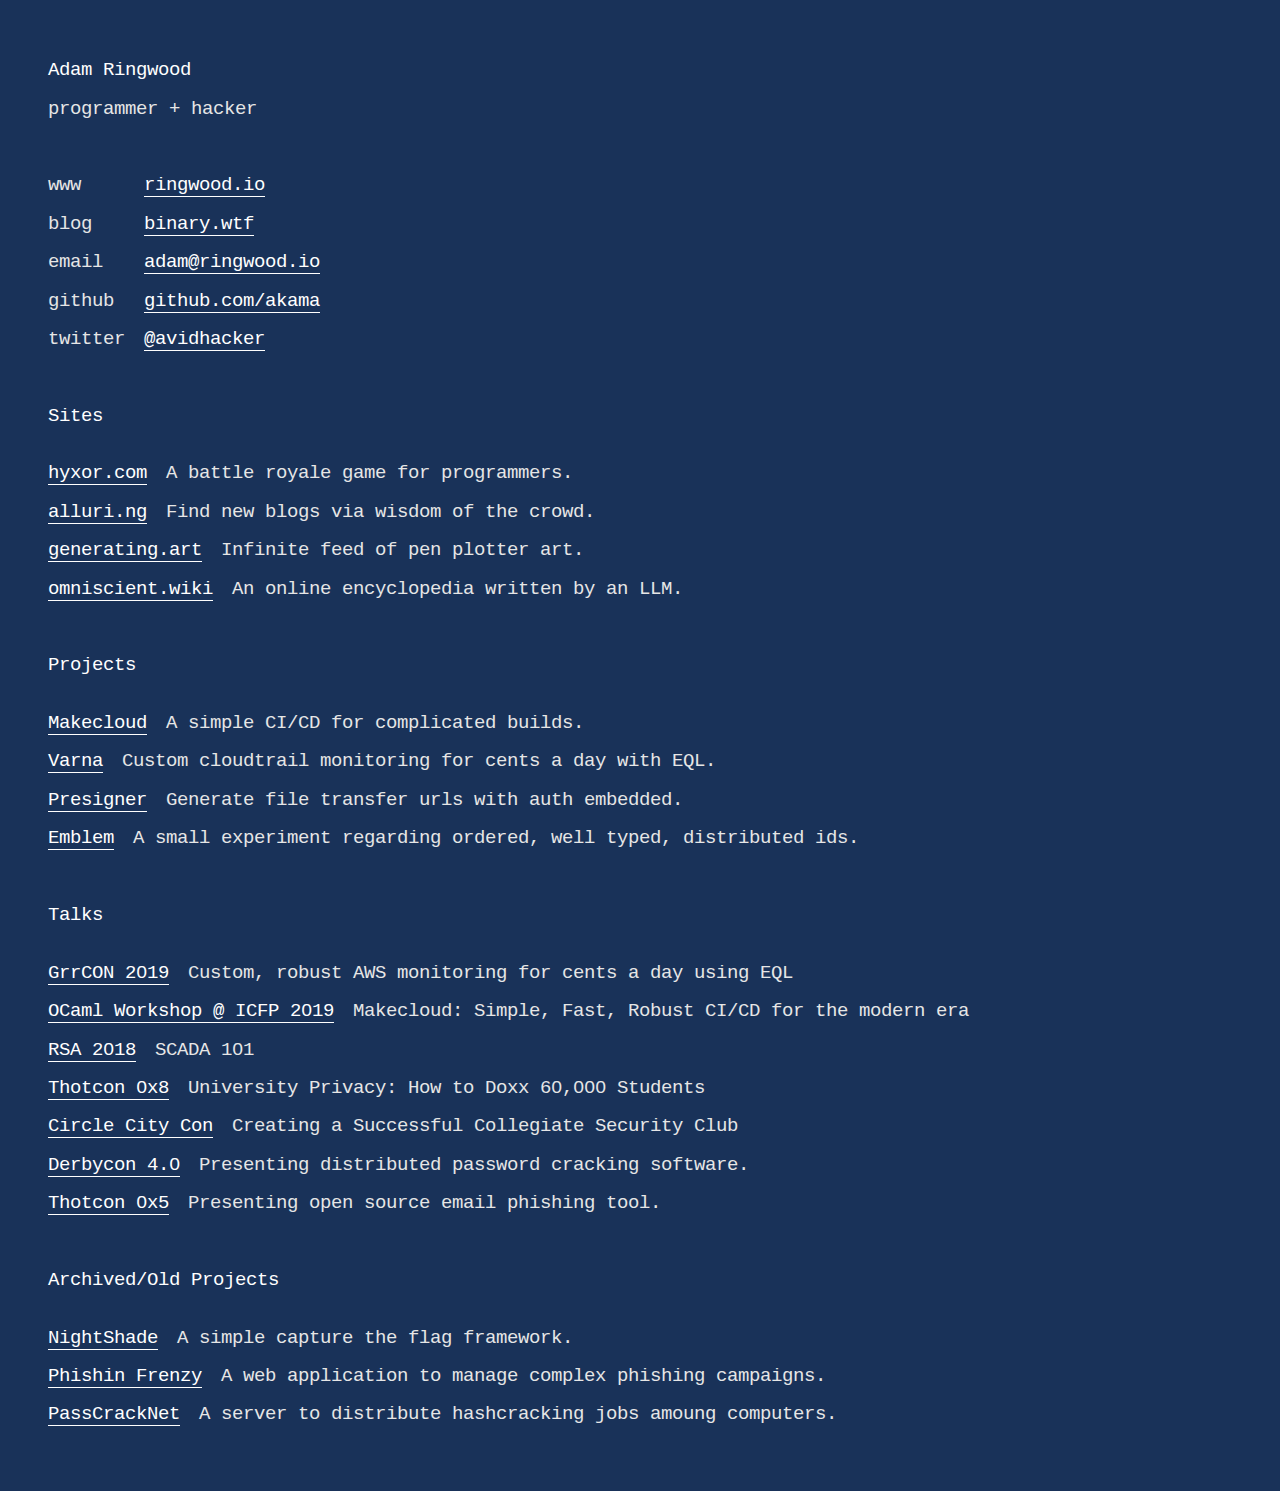
<file: index.html>
<!DOCTYPE HTML>
<!-- Some credit to brianbeck.com for the idea and some code -->
<html lang="en">
<head>
  <meta charset="utf-8">
  <title>Adam Ringwood</title>
  <link rel="stylesheet" type="text/css" href="css/style.css" media="screen">
  <link rel="stylesheet" type="text/css" href="css/font.css" media="screen">
</head>
<body>

<div id="header">
    <h1>Adam Ringwood</h1>
    <span class="sub">programmer + hacker</span>
</div>
<div id="body">
    <dl id="profile">
      <dt>www</dt>
      <dd><a href="index.html">ringwood.io</a></dd>
      <dt>blog</dt>
      <dd><a href="https://binary.wtf">binary.wtf</a></dd>
      <dt>email</dt>
      <dd><a href="mailto:adam@ringwood.io">adam@ringwood.io</a></dd>
      <dt>github</dt>
      <dd><a href="https://github.com/akama">github.com/akama</a></dd>
      <dt>twitter</dt>
      <dd><a href="http://twitter.com/avidhacker">@avidhacker</a></dd>
    </dl>

    <h2>Sites</h2>
    <dl id="projects">
      <dt><a href="https://hyxor.com">hyxor.com</a></dt>
      <dd>A battle royale game for programmers.</dd>
      <dt><a href="https://alluri.ng">alluri.ng</a></dt>
      <dd>Find new blogs via wisdom of the crowd.</dd>
      <dt><a href="https://generating.art">generating.art</a></dt>
      <dd>Infinite feed of pen plotter art.</dd>
      <dt><a href="https://omniscient.wiki">omniscient.wiki</a></dt>
      <dd>An online encyclopedia written by an LLM.</dd>
    </dl>


    <h2>Projects</h2>
    <dl id="projects">
      <dt><a href="https://makecloud.dev">Makecloud</a></dt>
      <dd>A simple CI/CD for complicated builds.</dd>
      <dt><a href="https://github.com/endgameinc/varna">Varna</a></dt>
      <dd>Custom cloudtrail monitoring for cents a day with EQL.</dd>
      <dt><a href="https://github.com/akama/presigner">Presigner</a></dt>
      <dd>Generate file transfer urls with auth embedded.</dd>
      <dt><a href="https://github.com/akama/emblem">Emblem</a></dt>
      <dd>A small experiment regarding ordered, well typed, distributed ids.</dd>
    </dl>

    <h2>Talks</h2>
    <dl id="projects">
      <dt><a href="https://grrcon.com">GrrCON 2019</a></dt>
      <dd>Custom, robust AWS monitoring for cents a day using EQL</dd>
      <dt><a href="https://icfp19.sigplan.org/home/ocaml-2019">OCaml Workshop @ ICFP 2019</a></dt>
      <dd>Makecloud: Simple, Fast, Robust CI/CD for the modern era</dd>
      <dt><a href="https://www.rsaconference.com/">RSA 2018</a></dt>
      <dd>SCADA 101</dd>
      <dt><a href="http://thotcon.org/">Thotcon 0x8</a></dt>
      <dd>University Privacy: How to Doxx 60,000 Students</dd>
      <dt><a href="https://circlecitycon.com">Circle City Con</a></dt>
      <dd>Creating a Successful Collegiate Security Club</dd>
      <dt><a href="https://www.derbycon.com/">Derbycon 4.0</a></dt>
      <dd>Presenting distributed password cracking software.</dd>
      <dt><a href="http://thotcon.org/">Thotcon 0x5</a></dt>
      <dd>Presenting open source email phishing tool.</dd>
    </dl>

    <h2>Archived/Old Projects</h2>
    <dl id="projects">
      <dt><a href="https://github.com/akama/NightShade">NightShade</a></dt>
      <dd>A simple capture the flag framework.</dd>
      <dt><a href="https://www.phishingfrenzy.com">Phishin Frenzy</a></dt>
      <dd>A web application to manage complex phishing campaigns.</dd>
      <dt><a href="https://github.com/akama/PassCrackNet">PassCrackNet</a></dt>
      <dd>A server to distribute hashcracking jobs amoung computers.</dd>
    </dl>
</body>
</html>
</file>
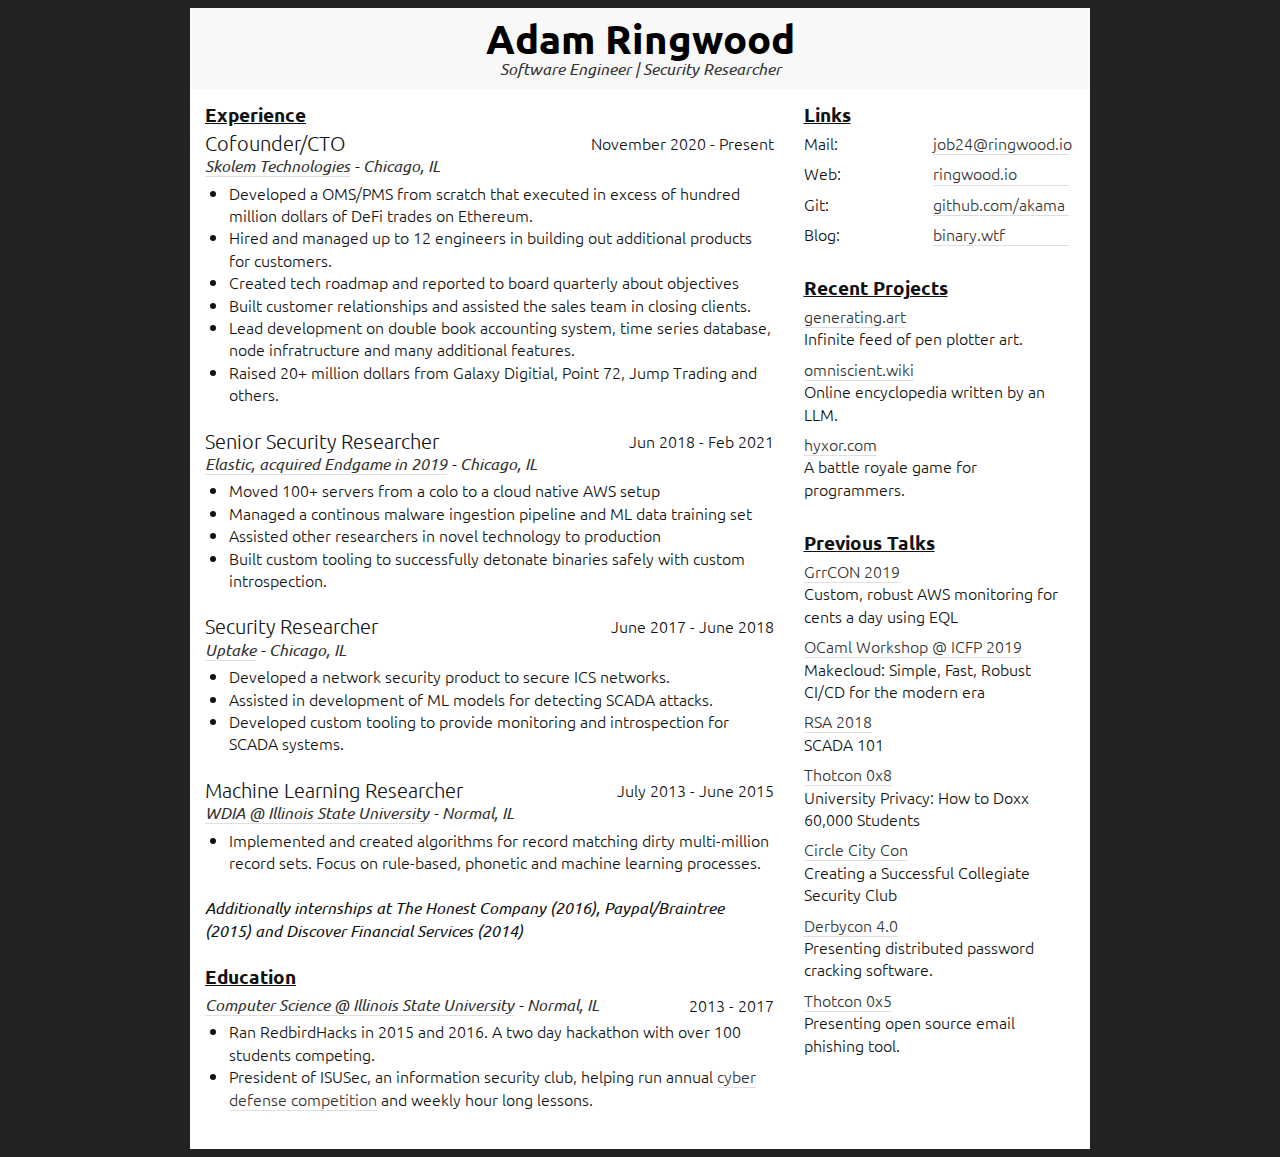
<file: resume.html>
<!DOCTYPE html>
<html lang="en">
<head>
<meta charset="utf-8" />
<title>Adam Ringwood - Resume</title>
<link href='https://fonts.googleapis.com/css?family=Ubuntu:300,400,700' rel='stylesheet' type='text/css' />
<style type="text/css">
body{
  background-color: #222;
  /* background image courtesy of subtlepatterns.com */
  background-image: url(https://ringwood.io/files/linen.png);
  font-family: 'Ubuntu', Arial, Helvetica, sans-serif;
  font-weight: 300;
  color: #111;
}

#wrapper{
  max-width: 900px;
  margin: 0 auto;
  background-color: white;
}

header{
  position: relative;
  background-color: #f8f8f8;
  color: #333;
  font-weight: 400;
  text-align: center;
  padding: 10px;
}
header .name{
  margin: 0;
  color: black;
  font-weight: 700;
  font-size: 250%;
  line-height: 100%;
}
header .tagline{
  font-style: italic;
}
header .address,
header .contact{
  line-height: 150%;
}
header .address{
  position: absolute;
  left: 10px;
  text-align: left;
}
header .contact{
  position: absolute;
  right: 10px;
  text-align: right;
}

.content{
  position: relative;
  line-height: 140%;
  padding: 15px;
  float: left;
  width: 66.5%;
  box-sizing: border-box;
}
.content h3{
  margin: 0 0 -1em 0;
  text-decoration: underline;
}
.content section{
  margin: 1.5em 0;
}
.content section .type{
  font-size: 125%;
}
.content section .location:before{
  content: ' - ';
  color: #111;
}
.content section .location{
  color: #333;
}
.content section .date{
  float: right;
}
.content section .meta{
  clear: both;
  font-style: italic;
  display: block;
}
.content section ul{
  margin: .25em 0;
  padding-left: 1.5em;
}

a{
  color: #333;
  text-decoration: none;
  border-bottom: 1px solid rgba(128, 128, 128, .25);
}
a:hover{
  color: #666;
  border-bottom: 1px solid rgba(128, 128, 128, 1);
}

.clear{
  clear: both;
}

.site-link{
  display: none;
}

#sidebar .content{
  float: right;
  width: 33.5%;
}

.sidebar-item { 
  padding: 0px;
  padding-bottom: 8px;
  margin: 0px;
}

.sidebar-link {
  float: right;
  width: 50%;
  margin-right: 6px;
}

@media screen and (max-width: 850px){
  .content{
    width: 60%;
  }
  #sidebar .content{
    width: 40%;
  }
}
@media screen and (max-width: 700px){
  .content, #sidebar .content{
    float: none;
    width: 100%;
  }
}
@media screen and (max-width: 500px){
  .content section .date{
    display: block;
    float: unset;
  }
}

@media print{
  body{
    background: white;
  }
  #wrapper{
    width: 900px;
  }
  header{
    border-bottom: 1px solid black;
  }
  .site-link{
    display: block;
    color: #666 !important;
    position: fixed;
    bottom: 0;
    right: 0;
  }
  a{
    /* Hide link underlines if printing to paper * /
    border: none;
    color: inherit;
    /**/
  }
  .content{
    padding: 25px 0 .125em 0;
  }
  .content section:last{
    margin-bottom: 0;
  }
  #sidebar .content{
    padding-left: 15px;
  }
 
  @page{
    size: portrait;
  }

}
</style>
  </head>
<body>
<div id="wrapper">
  <header>
    <h1 class="name">Adam Ringwood</h1>
    <div class="tagline">Software Engineer | Security Researcher</div>
  </header>
    <div class="content">
      <h3>Experience</h3>
      <section>
        <span class="type">Cofounder/CTO</span>
        <span class="date">November 2020 - Present</span>
        <div class="meta">
          <a href="https://skolem.com/" target="_blank">Skolem Technologies</a>
          <span class="location">Chicago, IL</span>
        </div>
        <ul>
          <li>Developed a OMS/PMS from scratch that executed in excess of hundred million dollars of DeFi trades on Ethereum.</li>
          <li>Hired and managed up to 12 engineers in building out additional products for customers.</li>
          <li>Created tech roadmap and reported to board quarterly about objectives</li>
          <li>Built customer relationships and assisted the sales team in closing clients.</li>
          <li>Lead development on double book accounting system, time series database, node infratructure and many additional features.</li>
          <li>Raised 20+ million dollars from Galaxy Digitial, Point 72, Jump Trading and others.</li>
        </ul>
      </section>
      <section>
        <span class="type">Senior Security Researcher</span>
        <span class="date">Jun 2018 - Feb 2021</span>
        <div class="meta">
          <a href="https://www.elastic.co/" target="_blank">Elastic, acquired Endgame in 2019</a>
          <span class="location">Chicago, IL</span>
        </div>
        <ul>
          <li>Moved 100+ servers from a colo to a cloud native AWS setup</li>
          <li>Managed a continous malware ingestion pipeline and ML data training set</li>
          <li>Assisted other researchers in novel technology to production</li>
          <li>Built custom tooling to successfully detonate binaries safely with custom introspection.</li>
        </ul>
      </section>
      <section>
        <span class="type">Security Researcher</span>
        <span class="date">June 2017 - June 2018</span>
        <div class="meta">
          <a href="https://www.uptake.com/" target="_blank">Uptake</a>
          <span class="location">Chicago, IL</span>
        </div>
        <ul>
          <li>Developed a network security product to secure ICS networks.</li>
          <li>Assisted in development of ML models for detecting SCADA attacks.</li>
          <li>Developed custom tooling to provide monitoring and introspection for SCADA systems.</li>
        </ul>
      </section>
      <section>
        <span class="type">Machine Learning Researcher</span>
        <span class="date">July 2013 - June 2015</span>
        <div class="meta">
          <a href="https://stevensoncenter.org/our-impact/workforce/" target="_blank">WDIA @ Illinois State University</a>
          <span class="location">Normal, IL</span>
        </div>
        <ul>
          <li>Implemented and created algorithms for record matching dirty multi-million record sets. Focus on rule-based, phonetic and machine learning processes.</li>
        </ul>
      </section>
      <section>
        <span class="meta">Additionally internships at The Honest Company (2016), Paypal/Braintree (2015) and Discover Financial Services (2014)</span>
      </section>
      <h3>Education</h3>
      <section>
        <div class="meta">
          <a href="https://illinoisstate.edu/academics/computer-science-general/" target="_blank">Computer Science @ Illinois State University</a>
          <span class="location">Normal, IL</span>
          <span class="date" style="font-style: normal;">2013 - 2017</span>
        </div>
        <ul>
          <li>
            Ran RedbirdHacks in 2015 and 2016. A two day hackathon with over 100 students competing.
          </li>
          <li>
            President of ISUSec, an information security club, helping run annual
            <a href="https://it.illinoisstate.edu/student-life/cyber-defense-competition/" target="_blank">cyber defense competition</a> and weekly hour long lessons.
          </li>
        </ul>
      </section>
    </div>
  <div id="sidebar">
    <div class="content">
      <h3>Links</h3>
      <section>
        <p class="sidebar-item">Mail: <a class="sidebar-link" href="mailto:job24@ringwood.io">job24@ringwood.io</a></p>
        <p class="sidebar-item">Web: <a class="sidebar-link" href="https://ringwood.io">ringwood.io</a></p>
        <p class="sidebar-item">Git: <a class="sidebar-link" href="https://github.com/akama">github.com/akama</a></p>
        <p class="sidebar-item">Blog: <a class="sidebar-link" href="https://binary.wtf">binary.wtf</a></p>
      </section>
      <h3>Recent Projects</h3>
      <section>
        <p class="sidebar-item"><a href="https://generating.art/picks" traget="_blank">generating.art</a><br>Infinite feed of pen plotter art.</p>
        <p class="sidebar-item"><a href="https://omniscient.wiki">omniscient.wiki</a><br>Online encyclopedia written by an LLM.</p>
        <p class="sidebar-item"><a href="https://hyxor.com">hyxor.com</a><br>A battle royale game for programmers.</p>
      </section>
      <h3>Previous Talks</h3>
      <section>
        <p class="sidebar-item"><a href="https://grrcon.com">GrrCON 2019</a><br>
        Custom, robust AWS monitoring for cents a day using EQL</p>
        <p class="sidebar-item"><a href="https://icfp19.sigplan.org/home/ocaml-2019">OCaml Workshop @ ICFP 2019</a><br>
        Makecloud: Simple, Fast, Robust CI/CD for the modern era</p>
        <p class="sidebar-item"><a href="https://www.rsaconference.com/">RSA 2018</a>
        <br>SCADA 101</p>
        <p class="sidebar-item"><a href="http://thotcon.org/">Thotcon 0x8</a>
        <br>University Privacy: How to Doxx 60,000 Students</p>
        <p class="sidebar-item"><a href="https://circlecitycon.com">Circle City Con</a>
        <br>Creating a Successful Collegiate Security Club</p>
        <p class="sidebar-item"><a href="https://www.derbycon.com/">Derbycon 4.0</a>
        <br>Presenting distributed password cracking software.</p>
        <p class="sidebar-item"><a href="http://thotcon.org/">Thotcon 0x5</a>
        <br>Presenting open source email phishing tool.</p>
      </section>
    </div>
  </div>
  <div class="clear"></div>
  <div class="site-link">https://ringwood.io/resume.html</div>
</div>
<script defer data-domain="ringwood.io" src="https://plausible.io/js/script.js"></script>
</body>
</html>
</file>
<file: css/style.css>
body {
    font-size: 120%;
    font-family: "liberation_monoregular", Courier, monospace;
    line-height: 2;
    background-color: #193259;
    color: #e6e6e6;
    margin: 0;
    padding: 2em 0;
}

a:link {
    color: #e6e6e6;
    text-decoration: none;
    border-bottom: 1px solid #FFF;
}

a:visited {
    color: #e6e6e6;
    text-decoration: none;
    border-bottom: 1px solid #FFF;
}

a:hover {
    border-bottom: 1px solid #FFF;
}

a:visited:hover {
    border-bottom: 1px solid #FFF;
}

#header {
    padding-left: 48px;
    margin-bottom: 2em;
}

#body {
    padding: 0 48px;
}

h1 {
    font-weight: normal;
    font-size: 1em;
    color: #fff;
    margin-bottom: 0;
}

span.sub {
    color: #e6e6e6;
}

h2 {
    font-weight: normal;
    font-size: 1em;
    color: #fff;
    margin-top: 2em;
    margin-bottom: 0;
}

address {
    font-style: normal;
}

#profile dt {
    float: left;
    color: #e6e6e6;
}

#profile dd {
    margin-left: 5em;
}

#profile dd a:link,
#profile dd a:visited {
    color: #FFF;
}

#projects dt {
    float: left;
    margin-right: 1em;
}

#projects dd {
    margin-left: 1em;
}

#projects dt a:link,
#projects dt a:visited {
    color: #FFF;
}

.note {
    color: #445;
}

p.note {
    margin: 0;
}
</file>
<file: css/font.css>
@font-face {
    font-family: 'liberation_monoregular';
    src: url('LiberationMono-Regular-webfont.eot');
    src: url('LiberationMono-Regular-webfont.eot?#iefix') format('embedded-opentype'),
         url('LiberationMono-Regular-webfont.woff') format('woff'),
         url('LiberationMono-Regular-webfont.ttf') format('truetype'),
         url('LiberationMono-Regular-webfont.svg#liberation_monoregular') format('svg');
    font-weight: normal;
    font-style: normal;

}
</file>
